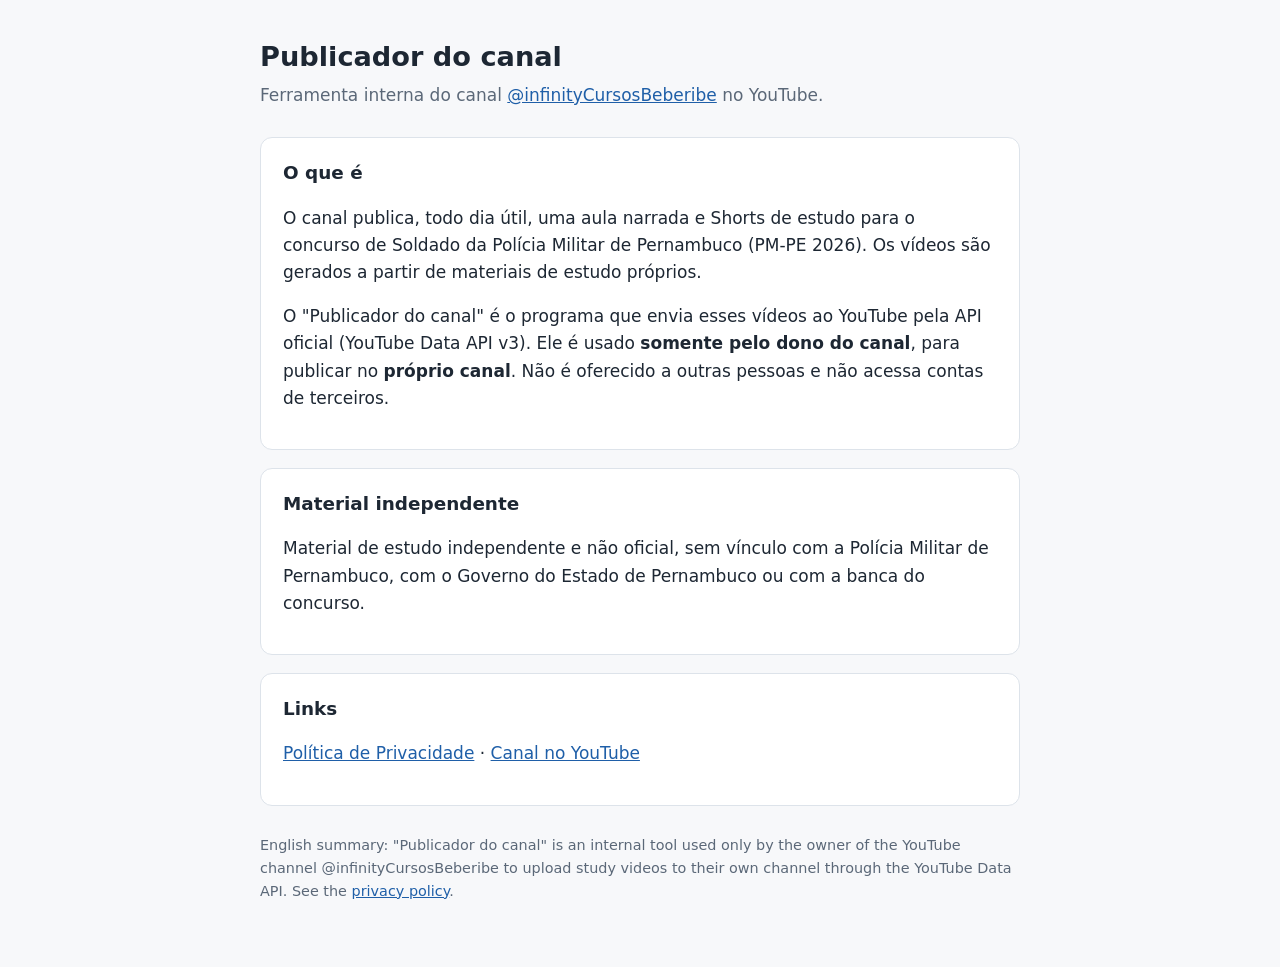
<file: app/web/canal/index.html>
<!doctype html>
<html lang="pt-BR">
<head>
<meta charset="utf-8">
<meta name="viewport" content="width=device-width, initial-scale=1">
<title>Publicador do canal</title>
<meta name="description" content="Ferramenta interna que publica as aulas do canal @infinityCursosBeberibe no YouTube.">
<style>
  :root { --fundo: #f7f8fa; --texto: #1d2733; --suave: #5b6878; --link: #1f5fa8; --cartao: #ffffff; --borda: #dde3ea; }
  @media (prefers-color-scheme: dark) {
    :root { --fundo: #0f1b2e; --texto: #eef2f8; --suave: #a0b1c8; --link: #8cc0ff; --cartao: #16263f; --borda: #2a3d5a; }
  }
  body { margin: 0; background: var(--fundo); color: var(--texto); font: 17px/1.6 system-ui, -apple-system, "Segoe UI", Roboto, sans-serif; }
  main { max-width: 760px; margin: 0 auto; padding: 40px 16px 64px; }
  h1 { font-size: 1.7rem; line-height: 1.25; margin: 0 0 8px; }
  .sub { color: var(--suave); margin: 0 0 28px; }
  section { background: var(--cartao); border: 1px solid var(--borda); border-radius: 12px; padding: 20px 22px; margin-bottom: 18px; }
  h2 { font-size: 1.15rem; margin: 0 0 8px; }
  a { color: var(--link); }
  footer { color: var(--suave); font-size: .9rem; margin-top: 28px; }
</style>
</head>
<body>
<main>
  <h1>Publicador do canal</h1>
  <p class="sub">Ferramenta interna do canal <a href="https://www.youtube.com/@infinityCursosBeberibe">@infinityCursosBeberibe</a> no YouTube.</p>

  <section>
    <h2>O que é</h2>
    <p>O canal publica, todo dia útil, uma aula narrada e Shorts de estudo para o concurso de Soldado da Polícia
    Militar de Pernambuco (PM-PE 2026). Os vídeos são gerados a partir de materiais de estudo próprios.</p>
    <p>O "Publicador do canal" é o programa que envia esses vídeos ao YouTube pela API oficial (YouTube Data API v3).
    Ele é usado <strong>somente pelo dono do canal</strong>, para publicar no <strong>próprio canal</strong>. Não é
    oferecido a outras pessoas e não acessa contas de terceiros.</p>
  </section>

  <section>
    <h2>Material independente</h2>
    <p>Material de estudo independente e não oficial, sem vínculo com a Polícia Militar de Pernambuco, com o Governo do
    Estado de Pernambuco ou com a banca do concurso.</p>
  </section>

  <section>
    <h2>Links</h2>
    <p><a href="privacidade.html">Política de Privacidade</a> ·
    <a href="https://www.youtube.com/@infinityCursosBeberibe">Canal no YouTube</a></p>
  </section>

  <footer>English summary: "Publicador do canal" is an internal tool used only by the owner of the YouTube channel
  @infinityCursosBeberibe to upload study videos to their own channel through the YouTube Data API.
  See the <a href="privacidade.html">privacy policy</a>.</footer>
</main>
</body>
</html>
</file>
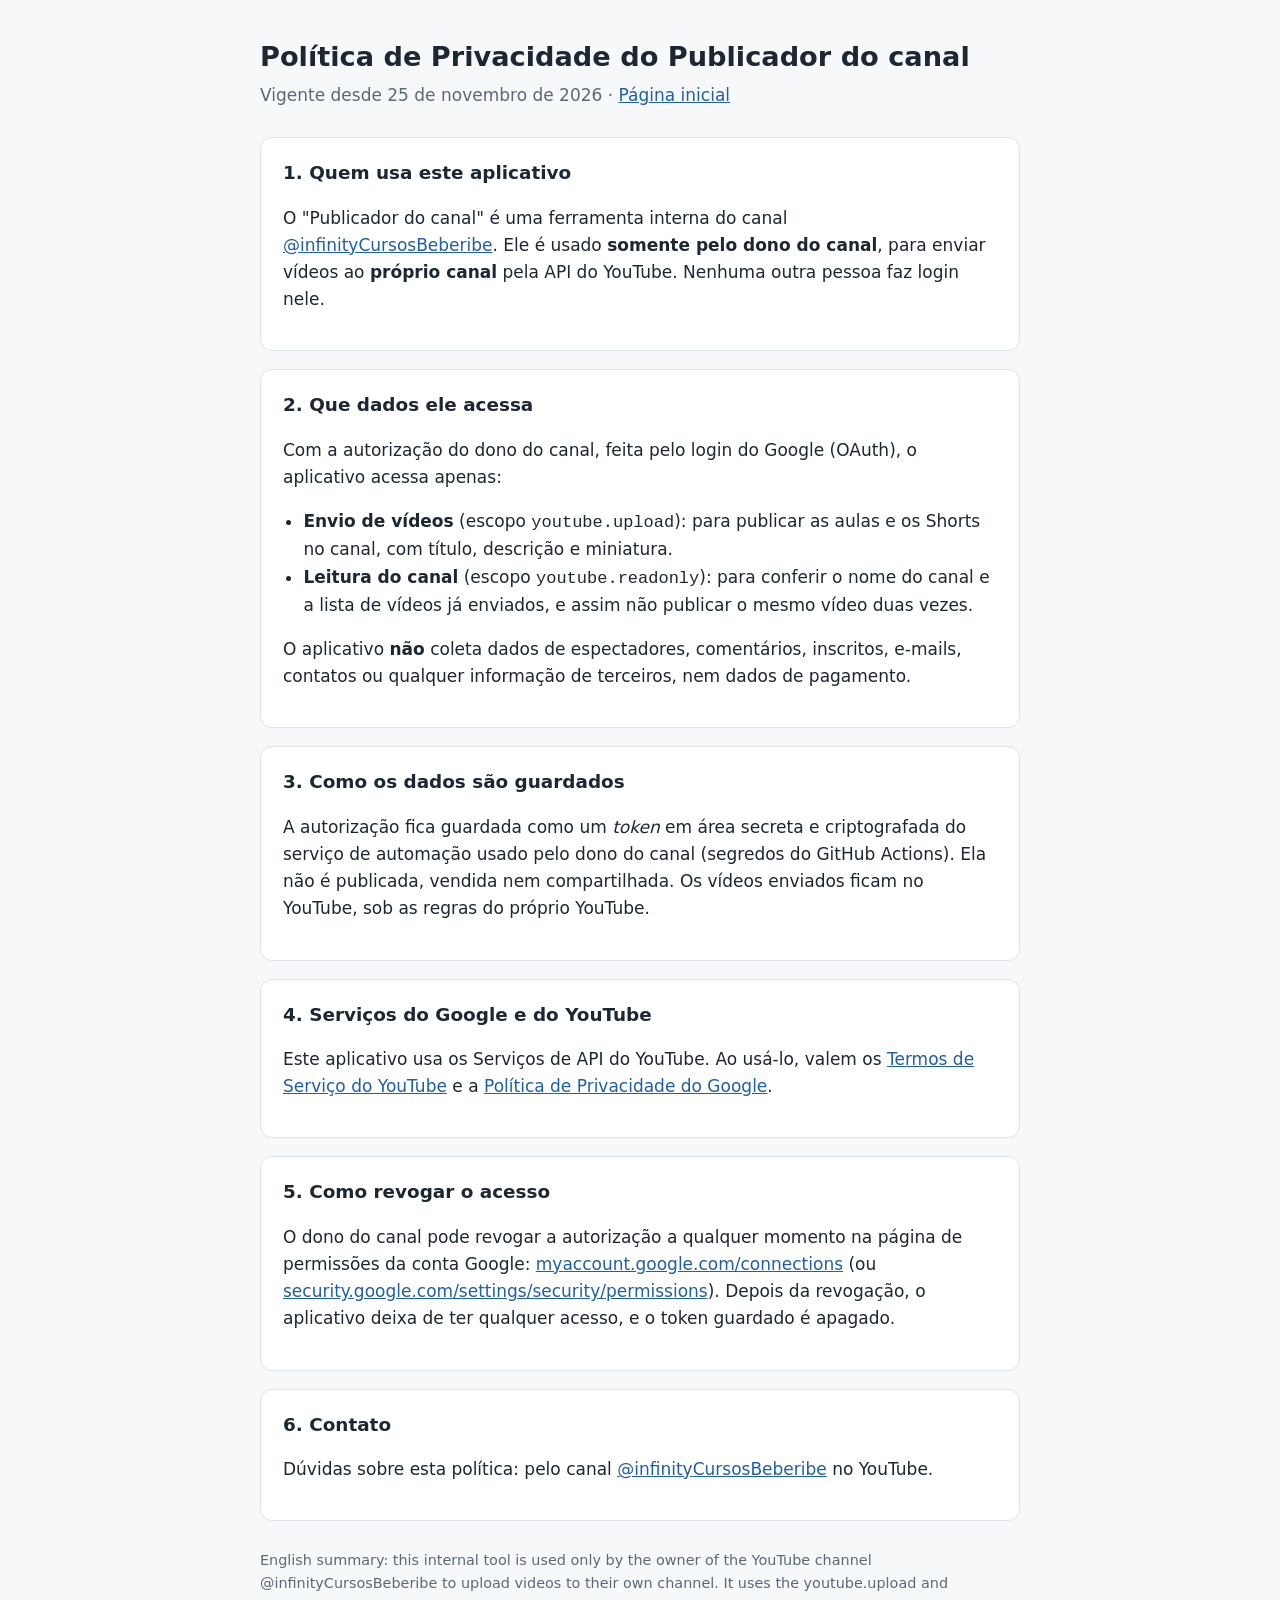
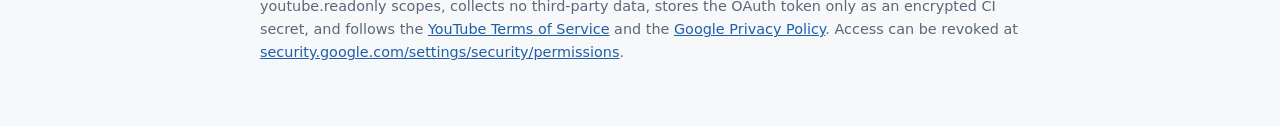
<file: app/web/canal/privacidade.html>
<!doctype html>
<html lang="pt-BR">
<head>
<meta charset="utf-8">
<meta name="viewport" content="width=device-width, initial-scale=1">
<title>Política de Privacidade</title>
<meta name="description" content="Política de Privacidade do Publicador do canal @infinityCursosBeberibe.">
<style>
  :root { --fundo: #f7f8fa; --texto: #1d2733; --suave: #5b6878; --link: #1f5fa8; --cartao: #ffffff; --borda: #dde3ea; }
  @media (prefers-color-scheme: dark) {
    :root { --fundo: #0f1b2e; --texto: #eef2f8; --suave: #a0b1c8; --link: #8cc0ff; --cartao: #16263f; --borda: #2a3d5a; }
  }
  body { margin: 0; background: var(--fundo); color: var(--texto); font: 17px/1.6 system-ui, -apple-system, "Segoe UI", Roboto, sans-serif; }
  main { max-width: 760px; margin: 0 auto; padding: 40px 16px 64px; }
  h1 { font-size: 1.7rem; line-height: 1.25; margin: 0 0 8px; }
  .sub { color: var(--suave); margin: 0 0 28px; }
  section { background: var(--cartao); border: 1px solid var(--borda); border-radius: 12px; padding: 20px 22px; margin-bottom: 18px; }
  h2 { font-size: 1.15rem; margin: 0 0 8px; }
  ul { padding-left: 1.2em; }
  a { color: var(--link); overflow-wrap: anywhere; }
  footer { color: var(--suave); font-size: .9rem; margin-top: 28px; }
</style>
</head>
<body>
<main>
  <h1>Política de Privacidade do Publicador do canal</h1>
  <p class="sub">Vigente desde 25 de novembro de 2026 · <a href="./">Página inicial</a></p>

  <section>
    <h2>1. Quem usa este aplicativo</h2>
    <p>O "Publicador do canal" é uma ferramenta interna do canal
    <a href="https://www.youtube.com/@infinityCursosBeberibe">@infinityCursosBeberibe</a>. Ele é usado
    <strong>somente pelo dono do canal</strong>, para enviar vídeos ao <strong>próprio canal</strong> pela API do
    YouTube. Nenhuma outra pessoa faz login nele.</p>
  </section>

  <section>
    <h2>2. Que dados ele acessa</h2>
    <p>Com a autorização do dono do canal, feita pelo login do Google (OAuth), o aplicativo acessa apenas:</p>
    <ul>
      <li><strong>Envio de vídeos</strong> (escopo <code>youtube.upload</code>): para publicar as aulas e os Shorts no
      canal, com título, descrição e miniatura.</li>
      <li><strong>Leitura do canal</strong> (escopo <code>youtube.readonly</code>): para conferir o nome do canal e a
      lista de vídeos já enviados, e assim não publicar o mesmo vídeo duas vezes.</li>
    </ul>
    <p>O aplicativo <strong>não</strong> coleta dados de espectadores, comentários, inscritos, e-mails, contatos ou
    qualquer informação de terceiros, nem dados de pagamento.</p>
  </section>

  <section>
    <h2>3. Como os dados são guardados</h2>
    <p>A autorização fica guardada como um <em>token</em> em área secreta e criptografada do serviço de automação
    usado pelo dono do canal (segredos do GitHub Actions). Ela não é publicada, vendida nem compartilhada. Os vídeos
    enviados ficam no YouTube, sob as regras do próprio YouTube.</p>
  </section>

  <section>
    <h2>4. Serviços do Google e do YouTube</h2>
    <p>Este aplicativo usa os Serviços de API do YouTube. Ao usá-lo, valem os
    <a href="https://www.youtube.com/t/terms">Termos de Serviço do YouTube</a> e a
    <a href="https://policies.google.com/privacy">Política de Privacidade do Google</a>.</p>
  </section>

  <section>
    <h2>5. Como revogar o acesso</h2>
    <p>O dono do canal pode revogar a autorização a qualquer momento na página de permissões da conta Google:
    <a href="https://myaccount.google.com/connections">myaccount.google.com/connections</a> (ou
    <a href="https://security.google.com/settings/security/permissions">security.google.com/settings/security/permissions</a>).
    Depois da revogação, o aplicativo deixa de ter qualquer acesso, e o token guardado é apagado.</p>
  </section>

  <section>
    <h2>6. Contato</h2>
    <p>Dúvidas sobre esta política: pelo canal
    <a href="https://www.youtube.com/@infinityCursosBeberibe">@infinityCursosBeberibe</a> no YouTube.</p>
  </section>

  <footer>English summary: this internal tool is used only by the owner of the YouTube channel
  @infinityCursosBeberibe to upload videos to their own channel. It uses the youtube.upload and youtube.readonly
  scopes, collects no third-party data, stores the OAuth token only as an encrypted CI secret, and follows the
  <a href="https://www.youtube.com/t/terms">YouTube Terms of Service</a> and the
  <a href="https://policies.google.com/privacy">Google Privacy Policy</a>. Access can be revoked at
  <a href="https://security.google.com/settings/security/permissions">security.google.com/settings/security/permissions</a>.</footer>
</main>
</body>
</html>
</file>
